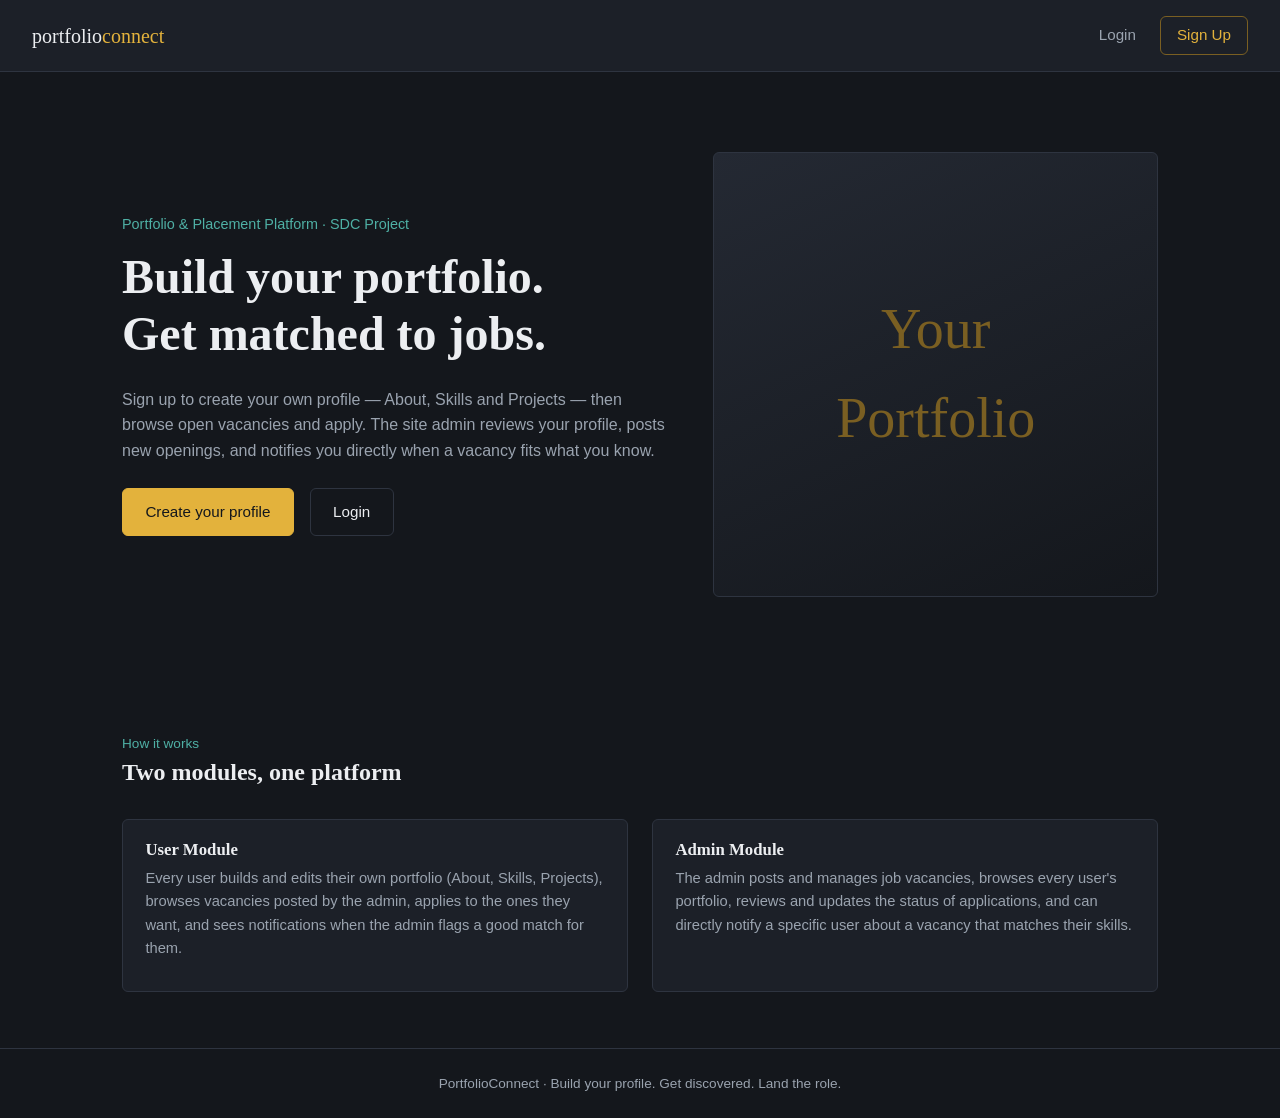
<file: index.html>
<!DOCTYPE html>
<html lang="en">
<head>
<meta charset="UTF-8">
<meta name="viewport" content="width=device-width, initial-scale=1.0">
<title>PortfolioConnect — Build Your Profile, Get Matched to Jobs</title>
<link rel="stylesheet" href="style.css">
</head>
<body>
<div class="page">

  <nav class="navbar">
    <div class="brand">portfolio<span>connect</span></div>
    <ul class="nav-links" id="nav-session"></ul>
  </nav>

  <main>
    <section class="hero">
      <div>
        <div class="eyebrow">Portfolio &amp; Placement Platform · SDC Project</div>
        <h1>Build your portfolio.<br>Get matched to jobs.</h1>
        <p>
          Sign up to create your own profile — About, Skills and Projects — then browse
          open vacancies and apply. The site admin reviews your profile, posts new
          openings, and notifies you directly when a vacancy fits what you know.
        </p>
        <div class="hero-actions">
          <a href="signup.html" class="btn btn-primary">Create your profile</a>
          <a href="login.html" class="btn btn-ghost">Login</a>
        </div>
      </div>
      <div class="hero-portrait">Your<br>Portfolio</div>
    </section>

    <section>
      <div class="section-head">
        <div class="kicker">How it works</div>
        <h2>Two modules, one platform</h2>
      </div>
      <div class="grid-2">
        <div class="card">
          <h3>User Module</h3>
          <p>Every user builds and edits their own portfolio (About, Skills, Projects), browses vacancies posted by the admin, applies to the ones they want, and sees notifications when the admin flags a good match for them.</p>
        </div>
        <div class="card">
          <h3>Admin Module</h3>
          <p>The admin posts and manages job vacancies, browses every user's portfolio, reviews and updates the status of applications, and can directly notify a specific user about a vacancy that matches their skills.</p>
        </div>
      </div>
    </section>
  </main>

  <footer>PortfolioConnect · Build your profile. Get discovered. Land the role.</footer>
</div>

<script src="auth.js"></script>
<script>
  document.addEventListener("DOMContentLoaded", () => renderNavSession("nav-session"));
</script>
</body>
</html>
</file>
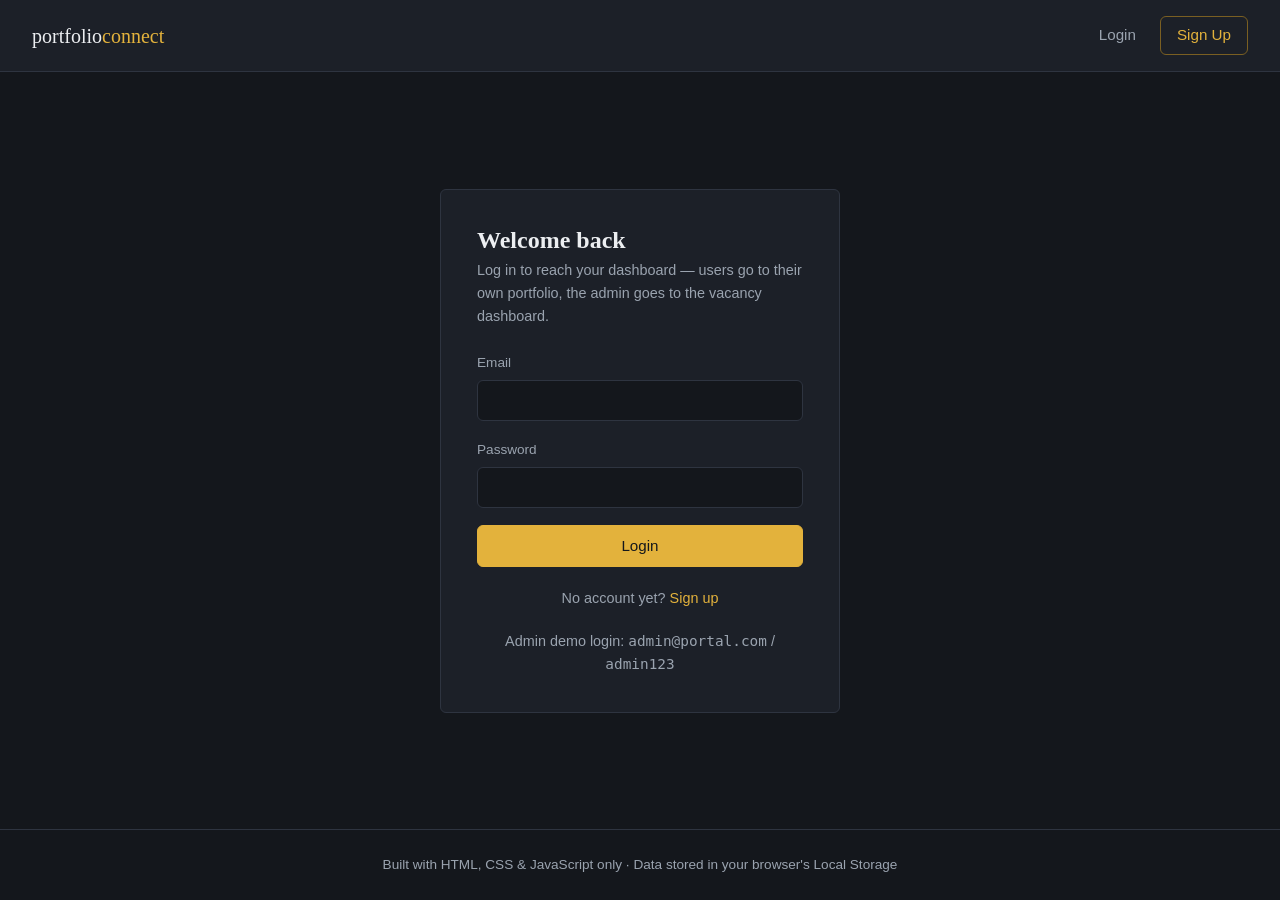
<file: admin-dashboard.html>
<!DOCTYPE html>
<html lang="en">
<head>
<meta charset="UTF-8">
<meta name="viewport" content="width=device-width, initial-scale=1.0">
<title>Admin Dashboard — PortfolioConnect</title>
<link rel="stylesheet" href="style.css">
</head>
<body>
<div class="page">

  <nav class="navbar">
    <a href="index.html" class="brand">portfolio<span>connect</span> <small style="color:var(--text-muted); font-size:0.8rem;">/ admin</small></a>
    <ul class="nav-links" id="nav-session"></ul>
  </nav>

  <div class="dashboard">
    <aside class="sidebar">
      <div class="side-title">Admin Module</div>
      <button data-panel="panel-vacancies" class="active">Vacancies</button>
      <button data-panel="panel-users">Users &amp; Portfolios</button>
      <button data-panel="panel-applications">Applications</button>
      <button data-panel="panel-notify">Notify a User</button>
    </aside>

    <div class="content">

      <!-- VACANCIES -->
      <section class="panel active" id="panel-vacancies">
        <div class="section-head">
          <div class="kicker">Manage</div>
          <h2>Job Vacancies</h2>
        </div>
        <form id="vacancy-form" class="inline-form stacked">
          <div class="field">
            <label for="vacancy-title">Job title</label>
            <input type="text" id="vacancy-title" required>
          </div>
          <div class="field">
            <label for="vacancy-company">Company</label>
            <input type="text" id="vacancy-company" required>
          </div>
          <div class="field">
            <label for="vacancy-location">Location</label>
            <input type="text" id="vacancy-location" placeholder="Remote / City">
          </div>
          <div class="field">
            <label for="vacancy-skills">Required skills (comma-separated)</label>
            <input type="text" id="vacancy-skills" placeholder="HTML, CSS, JavaScript">
          </div>
          <div class="field">
            <label for="vacancy-desc">Description</label>
            <textarea id="vacancy-desc" required></textarea>
          </div>
          <button type="submit" class="btn btn-primary" style="align-self:flex-start;">Post vacancy</button>
        </form>
        <div id="vacancies-list"></div>
      </section>

      <!-- USERS -->
      <section class="panel" id="panel-users">
        <div class="section-head">
          <div class="kicker">Directory</div>
          <h2>Users &amp; Their Portfolios</h2>
        </div>
        <div id="users-list"></div>
      </section>

      <!-- APPLICATIONS -->
      <section class="panel" id="panel-applications">
        <div class="section-head">
          <div class="kicker">Review</div>
          <h2>Applications</h2>
        </div>
        <div id="applications-list"></div>
      </section>

      <!-- NOTIFY -->
      <section class="panel" id="panel-notify">
        <div class="section-head">
          <div class="kicker">Match &amp; notify</div>
          <h2>Notify a User About a Vacancy</h2>
        </div>
        <div id="notify-status" class="alert" style="display:none; max-width:480px;"></div>
        <form id="notify-form" class="card" style="max-width:480px;">
          <div class="field">
            <label for="notify-user">User</label>
            <select id="notify-user"></select>
          </div>
          <div class="field">
            <label for="notify-vacancy">Vacancy</label>
            <select id="notify-vacancy"></select>
          </div>
          <div class="field">
            <label for="notify-message">Message</label>
            <textarea id="notify-message" placeholder="This role looks like a great fit for your skills — take a look!" required></textarea>
          </div>
          <button type="submit" class="btn btn-primary">Send notification</button>
        </form>
      </section>

    </div>
  </div>

  <footer>Built with HTML, CSS &amp; JavaScript only · Data stored in your browser's Local Storage</footer>
</div>

<script src="auth.js"></script>
<script src="admin.js"></script>
</body>
</html>
</file>
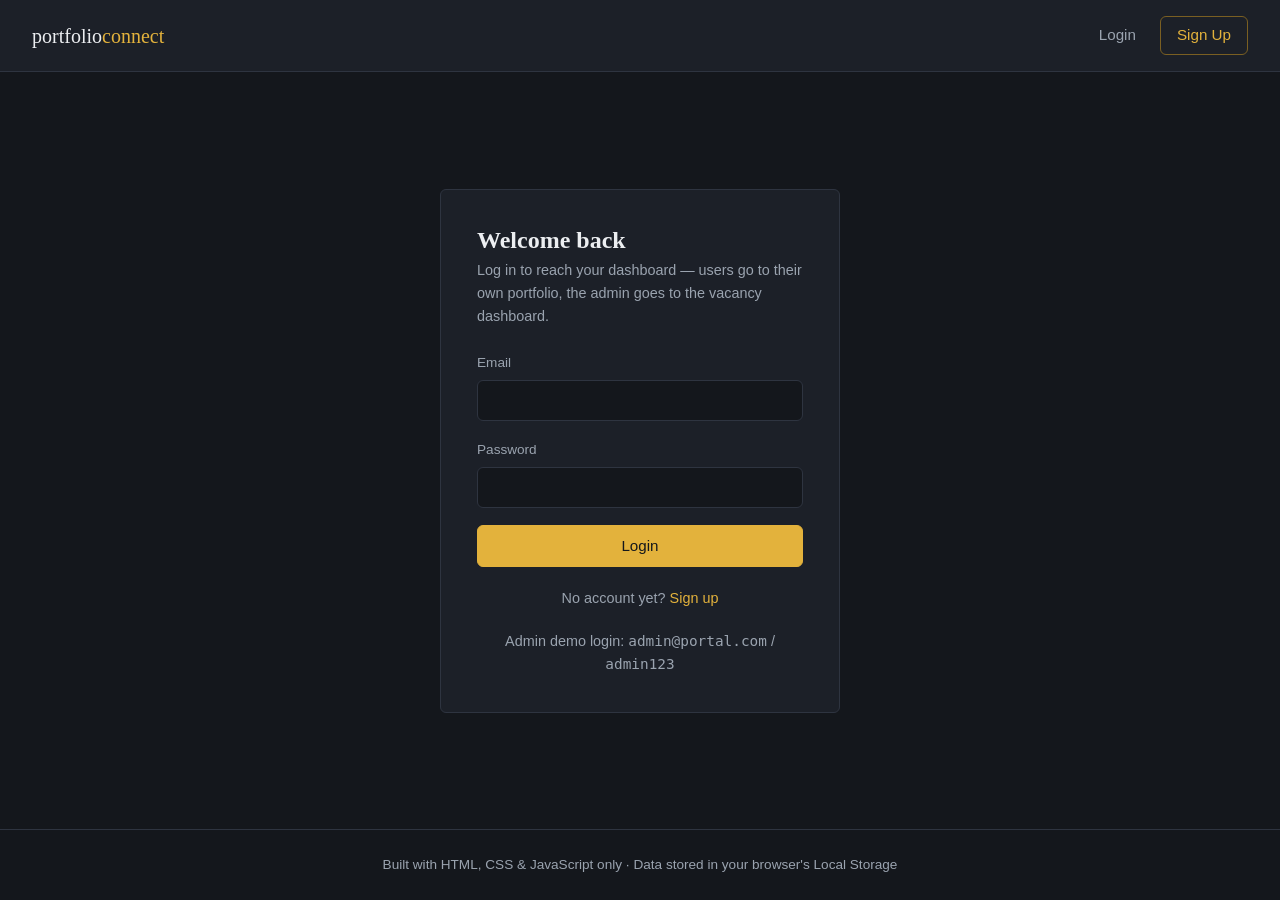
<file: login.html>
<!DOCTYPE html>
<html lang="en">
<head>
<meta charset="UTF-8">
<meta name="viewport" content="width=device-width, initial-scale=1.0">
<title>Login — PortfolioConnect</title>
<link rel="stylesheet" href="style.css">
</head>
<body>
<div class="page">

  <nav class="navbar">
    <a href="index.html" class="brand">portfolio<span>connect</span></a>
    <ul class="nav-links" id="nav-session"></ul>
  </nav>

  <main class="auth-shell">
    <div class="form-card">
      <h2>Welcome back</h2>
      <p class="sub">Log in to reach your dashboard — users go to their own portfolio, the admin goes to the vacancy dashboard.</p>

      <div id="form-message" class="alert" style="display:none;"></div>

      <form id="login-form">
        <div class="field">
          <label for="login-email">Email</label>
          <input type="email" id="login-email" required>
        </div>
        <div class="field">
          <label for="login-password">Password</label>
          <input type="password" id="login-password" required>
        </div>
        <button type="submit" class="btn btn-primary btn-block">Login</button>
      </form>

      <div class="form-foot">No account yet? <a href="signup.html">Sign up</a></div>
      <div class="form-foot">Admin demo login: <code>admin@portal.com</code> / <code>admin123</code></div>
    </div>
  </main>

  <footer>Built with HTML, CSS &amp; JavaScript only · Data stored in your browser's Local Storage</footer>
</div>

<script src="auth.js"></script>
<script>
  document.addEventListener("DOMContentLoaded", () => {
    renderNavSession("nav-session");
    document.getElementById("login-form").addEventListener("submit", handleLogin);
  });
</script>
</body>
</html>
</file>
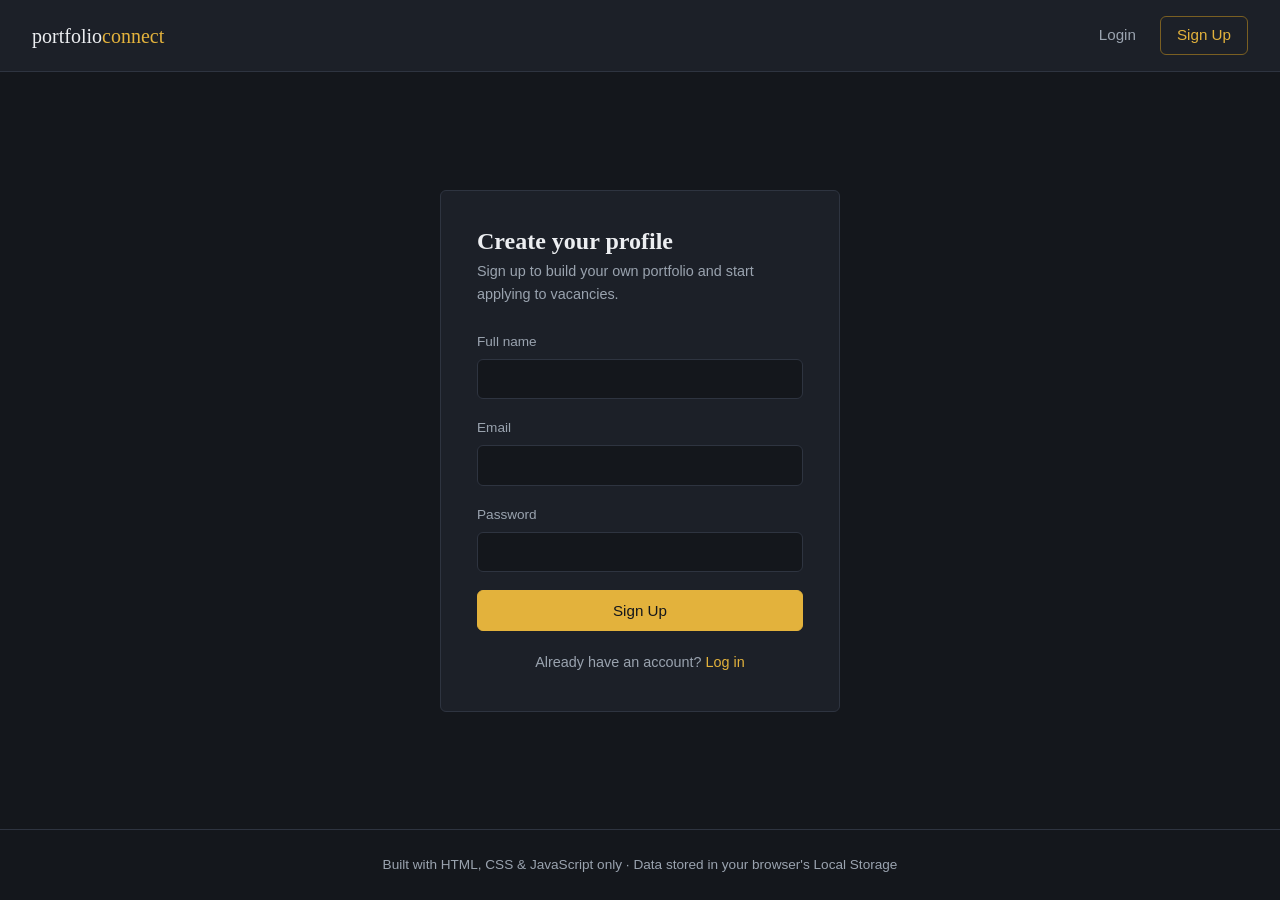
<file: signup.html>
<!DOCTYPE html>
<html lang="en">
<head>
<meta charset="UTF-8">
<meta name="viewport" content="width=device-width, initial-scale=1.0">
<title>Sign Up — PortfolioConnect</title>
<link rel="stylesheet" href="style.css">
</head>
<body>
<div class="page">

  <nav class="navbar">
    <a href="index.html" class="brand">portfolio<span>connect</span></a>
    <ul class="nav-links" id="nav-session"></ul>
  </nav>

  <main class="auth-shell">
    <div class="form-card">
      <h2>Create your profile</h2>
      <p class="sub">Sign up to build your own portfolio and start applying to vacancies.</p>

      <div id="form-message" class="alert" style="display:none;"></div>

      <form id="signup-form">
        <div class="field">
          <label for="signup-name">Full name</label>
          <input type="text" id="signup-name" required>
        </div>
        <div class="field">
          <label for="signup-email">Email</label>
          <input type="email" id="signup-email" required>
        </div>
        <div class="field">
          <label for="signup-password">Password</label>
          <input type="password" id="signup-password" required minlength="4">
        </div>
        <button type="submit" class="btn btn-primary btn-block">Sign Up</button>
      </form>

      <div class="form-foot">Already have an account? <a href="login.html">Log in</a></div>
    </div>
  </main>

  <footer>Built with HTML, CSS &amp; JavaScript only · Data stored in your browser's Local Storage</footer>
</div>

<script src="auth.js"></script>
<script>
  document.addEventListener("DOMContentLoaded", () => {
    renderNavSession("nav-session");
    document.getElementById("signup-form").addEventListener("submit", handleSignup);
  });
</script>
</body>
</html>
</file>
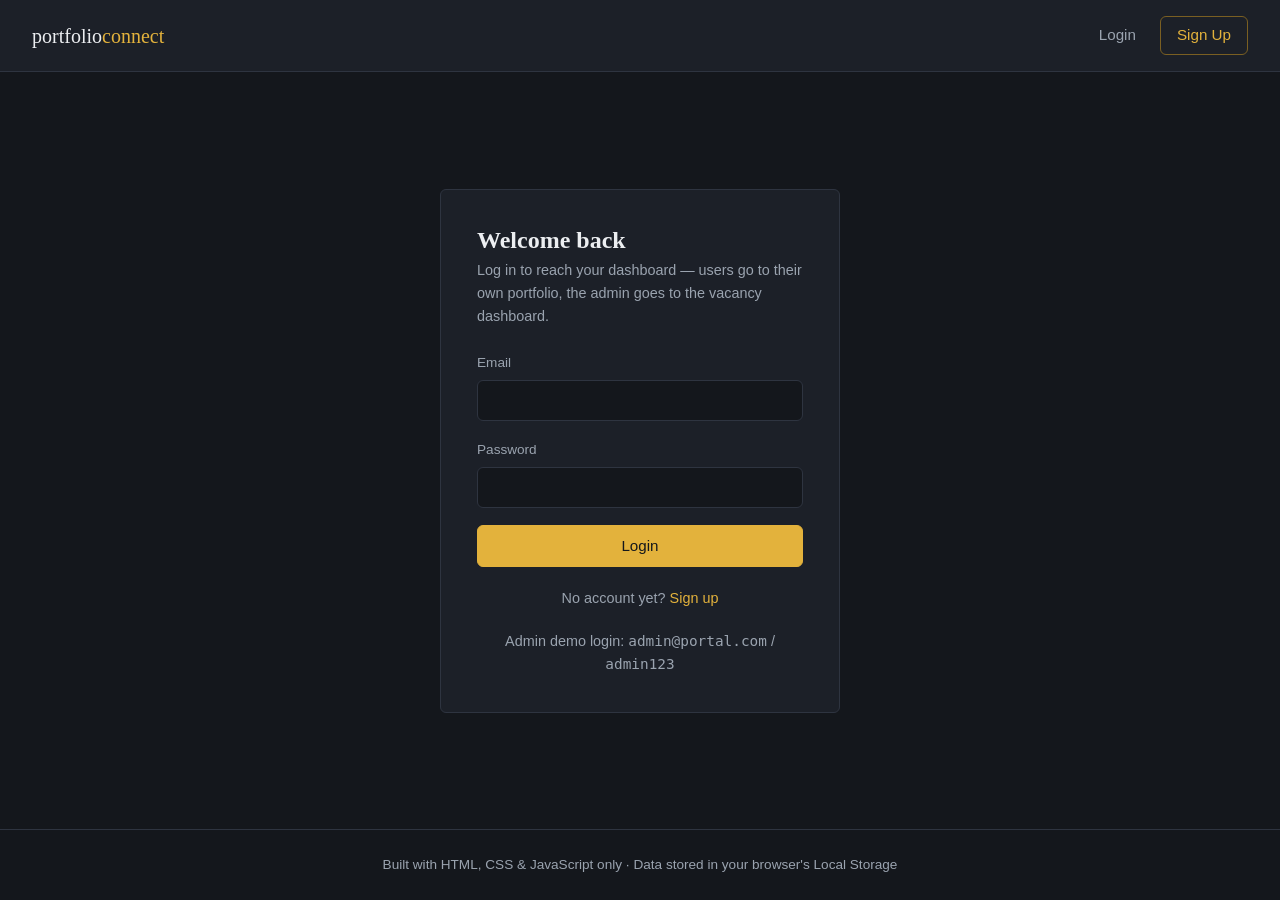
<file: user-dashboard.html>
<!DOCTYPE html>
<html lang="en">
<head>
<meta charset="UTF-8">
<meta name="viewport" content="width=device-width, initial-scale=1.0">
<title>My Dashboard — PortfolioConnect</title>
<link rel="stylesheet" href="style.css">
</head>
<body>
<div class="page">

  <nav class="navbar">
    <a href="index.html" class="brand">portfolio<span>connect</span></a>
    <ul class="nav-links" id="nav-session"></ul>
  </nav>

  <div class="dashboard">
    <aside class="sidebar">
      <div class="side-title">User Module</div>
      <button data-panel="panel-about" class="active">My Portfolio</button>
      <button data-panel="panel-vacancies">Browse Vacancies</button>
      <button data-panel="panel-applications">My Applications</button>
      <button data-panel="panel-notifications">Notifications <span id="notif-badge" class="badge" style="display:none;"></span></button>
    </aside>

    <div class="content">

      <!-- MY PORTFOLIO -->
      <section class="panel active" id="panel-about">
        <div class="section-head">
          <div class="kicker">Edit</div>
          <h2>My Portfolio</h2>
        </div>

        <form id="about-form" class="card" style="max-width:520px; margin-bottom:2rem;">
          <div class="field">
            <label for="about-name">Name</label>
            <input type="text" id="about-name" required>
          </div>
          <div class="field">
            <label for="about-role">Role / Title (e.g. Aspiring Frontend Developer)</label>
            <input type="text" id="about-role">
          </div>
          <div class="field">
            <label for="about-bio">About me</label>
            <textarea id="about-bio" placeholder="A short summary about you"></textarea>
          </div>
          <div class="field">
            <label for="about-resume">Resume link (optional)</label>
            <input type="url" id="about-resume" placeholder="https://drive.google.com/...">
          </div>
          <button type="submit" class="btn btn-primary">Save changes</button>
          <span id="about-status" style="margin-left:0.75rem; color:var(--success); transition:opacity .3s;"></span>
        </form>

        <h3>Skills</h3>
        <form id="skill-form" class="inline-form">
          <div class="field">
            <label for="skill-name">Skill name</label>
            <input type="text" id="skill-name" placeholder="e.g. JavaScript" required>
          </div>
          <div class="field" style="max-width:140px;">
            <label for="skill-level">Level (%)</label>
            <input type="number" id="skill-level" min="1" max="100" placeholder="80" required>
          </div>
          <button type="submit" class="btn btn-primary">Add skill</button>
        </form>
        <div id="skills-list" style="margin-bottom:2rem;"></div>

        <h3>Projects</h3>
        <form id="project-form" class="inline-form stacked">
          <div class="field">
            <label for="project-title">Title</label>
            <input type="text" id="project-title" required>
          </div>
          <div class="field">
            <label for="project-desc">Description</label>
            <textarea id="project-desc" required></textarea>
          </div>
          <div class="field">
            <label for="project-link">Link (optional)</label>
            <input type="url" id="project-link" placeholder="https://github.com/you/project">
          </div>
          <button type="submit" class="btn btn-primary" style="align-self:flex-start;">Add project</button>
        </form>
        <div id="projects-list"></div>
      </section>

      <!-- BROWSE VACANCIES -->
      <section class="panel" id="panel-vacancies">
        <div class="section-head">
          <div class="kicker">Opportunities</div>
          <h2>Browse Vacancies</h2>
        </div>
        <p>Skills highlighted in teal are ones already on your profile.</p>
        <div id="vacancies-list"></div>
      </section>

      <!-- MY APPLICATIONS -->
      <section class="panel" id="panel-applications">
        <div class="section-head">
          <div class="kicker">Tracker</div>
          <h2>My Applications</h2>
        </div>
        <div id="my-applications-list"></div>
      </section>

      <!-- NOTIFICATIONS -->
      <section class="panel" id="panel-notifications">
        <div class="section-head">
          <div class="kicker">From the admin</div>
          <h2>Notifications</h2>
        </div>
        <div id="notifications-list"></div>
      </section>

    </div>
  </div>

  <footer>Built with HTML, CSS &amp; JavaScript only · Data stored in your browser's Local Storage</footer>
</div>

<script src="auth.js"></script>
<script src="user.js"></script>
</body>
</html>
</file>
<file: style.css>
/* ===========================================================
   Portfolio & Placement Platform — Stylesheet
   Layout system: CSS Grid (page/section structure) + Flexbox (component alignment)
   =========================================================== */

:root {
  --ink: #14171c;
  --surface: #1c2028;
  --surface-raised: #242933;
  --border: #2e3440;
  --text: #eceef1;
  --text-muted: #9aa3af;
  --gold: #e3b23c;
  --gold-soft: #7a5f22;
  --teal: #4fb0a5;
  --danger: #d9695f;
  --success: #5fae7b;
  --radius: 6px;
  --font-head: Georgia, "Times New Roman", serif;
  --font-body: -apple-system, "Segoe UI", Roboto, Helvetica, Arial, sans-serif;
}

* { box-sizing: border-box; }

html, body {
  margin: 0;
  padding: 0;
  background: var(--ink);
  color: var(--text);
  font-family: var(--font-body);
  line-height: 1.6;
}

h1, h2, h3, h4 {
  font-family: var(--font-head);
  font-weight: 600;
  line-height: 1.2;
  margin: 0 0 0.5em 0;
}

p { margin: 0 0 1em 0; color: var(--text-muted); max-width: 68ch; }

a { color: var(--gold); text-decoration: none; }
a:hover { text-decoration: underline; }

img { max-width: 100%; display: block; }

button, input, textarea, select {
  font-family: inherit;
  font-size: 1rem;
}

:focus-visible {
  outline: 2px solid var(--gold);
  outline-offset: 2px;
}

.page {
  display: grid;
  grid-template-rows: auto 1fr auto;
  min-height: 100vh;
}

/* ---------- Navbar: Flexbox ---------- */

.navbar {
  display: flex;
  align-items: center;
  justify-content: space-between;
  padding: 1rem 2rem;
  background: var(--surface);
  border-bottom: 1px solid var(--border);
  position: sticky;
  top: 0;
  z-index: 10;
}

.navbar .brand { font-family: var(--font-head); font-size: 1.25rem; color: var(--text); }
.navbar .brand span { color: var(--gold); }

.nav-links {
  display: flex;
  align-items: center;
  gap: 1.5rem;
  list-style: none;
  margin: 0;
  padding: 0;
}

.nav-links a, .nav-links button {
  color: var(--text-muted);
  background: none;
  border: none;
  cursor: pointer;
  font-size: 0.95rem;
}

.nav-links a:hover, .nav-links button:hover { color: var(--gold); text-decoration: none; }

.nav-links .pill {
  border: 1px solid var(--gold-soft);
  padding: 0.4rem 1rem;
  border-radius: var(--radius);
  color: var(--gold);
}
.nav-links .pill:hover { background: var(--gold); color: var(--ink); }

.user-tag {
  font-size: 0.85rem;
  color: var(--text-muted);
  border-left: 1px solid var(--border);
  padding-left: 1rem;
}

.badge {
  display: inline-flex;
  align-items: center;
  justify-content: center;
  min-width: 18px;
  height: 18px;
  padding: 0 5px;
  border-radius: 999px;
  background: var(--gold);
  color: var(--ink);
  font-size: 0.7rem;
  font-weight: 700;
  margin-left: 0.35rem;
}

/* ---------- Hero ---------- */

.hero {
  display: grid;
  grid-template-columns: 1.1fr 0.9fr;
  gap: 3rem;
  align-items: center;
  padding: 5rem 2rem;
  max-width: 1100px;
  margin: 0 auto;
}

.hero .eyebrow { color: var(--teal); font-size: 0.9rem; margin-bottom: 0.75rem; }
.hero h1 { font-size: clamp(2rem, 4vw, 3rem); }

.hero-actions { display: flex; gap: 1rem; margin-top: 1.5rem; flex-wrap: wrap; }

.hero-portrait {
  aspect-ratio: 1 / 1;
  border-radius: var(--radius);
  background: linear-gradient(155deg, var(--surface-raised), var(--ink));
  border: 1px solid var(--border);
  display: flex;
  align-items: center;
  justify-content: center;
  font-family: var(--font-head);
  font-size: 3.5rem;
  color: var(--gold-soft);
  text-align: center;
  padding: 1rem;
}

/* ---------- Buttons ---------- */

.btn {
  display: inline-block;
  padding: 0.7rem 1.4rem;
  border-radius: var(--radius);
  border: 1px solid transparent;
  cursor: pointer;
  font-size: 0.95rem;
}
.btn-primary { background: var(--gold); color: var(--ink); border-color: var(--gold); }
.btn-primary:hover { background: #f0c766; text-decoration: none; }
.btn-ghost { background: transparent; color: var(--text); border-color: var(--border); }
.btn-ghost:hover { border-color: var(--gold); color: var(--gold); text-decoration: none; }
.btn-danger { background: transparent; color: var(--danger); border-color: var(--danger); }
.btn-danger:hover { background: var(--danger); color: var(--ink); }
.btn-teal { background: transparent; color: var(--teal); border-color: var(--teal); }
.btn-teal:hover { background: var(--teal); color: var(--ink); }
.btn-small { padding: 0.35rem 0.8rem; font-size: 0.85rem; }
.btn-block { width: 100%; }
.btn:disabled { opacity: 0.5; cursor: not-allowed; }

/* ---------- Sections ---------- */

section {
  padding: 3.5rem 2rem;
  max-width: 1100px;
  margin: 0 auto;
  width: 100%;
}

.section-head { margin-bottom: 2rem; }
.section-head .kicker { color: var(--teal); font-size: 0.85rem; margin-bottom: 0.25rem; }

.grid-3 { display: grid; grid-template-columns: repeat(auto-fit, minmax(220px, 1fr)); gap: 1.25rem; }
.grid-2 { display: grid; grid-template-columns: repeat(auto-fit, minmax(280px, 1fr)); gap: 1.5rem; }

.card {
  background: var(--surface);
  border: 1px solid var(--border);
  border-radius: var(--radius);
  padding: 1.25rem 1.4rem;
}
.card h3 { font-size: 1.05rem; margin-bottom: 0.4rem; }
.card p { margin-bottom: 0.6rem; font-size: 0.92rem; }

.skill-chip {
  display: flex;
  align-items: center;
  justify-content: space-between;
  background: var(--surface);
  border: 1px solid var(--border);
  border-radius: var(--radius);
  padding: 0.8rem 1.1rem;
}
.skill-chip .bar-track { flex: 1; height: 6px; background: var(--border); border-radius: 3px; margin: 0 0.9rem; overflow: hidden; }
.skill-chip .bar-fill { height: 100%; background: var(--teal); }

.tag {
  display: inline-block;
  background: var(--surface-raised);
  border: 1px solid var(--border);
  border-radius: 999px;
  padding: 0.2rem 0.7rem;
  font-size: 0.78rem;
  color: var(--text-muted);
  margin: 0 0.35rem 0.35rem 0;
}
.tag.match { border-color: var(--teal); color: var(--teal); }

.status {
  display: inline-block;
  border-radius: 999px;
  padding: 0.2rem 0.7rem;
  font-size: 0.78rem;
  font-weight: 600;
}
.status-applied { background: rgba(227,178,60,0.15); color: var(--gold); }
.status-shortlisted { background: rgba(95,174,123,0.15); color: var(--success); }
.status-rejected { background: rgba(217,105,95,0.15); color: var(--danger); }

/* ---------- Forms ---------- */

.auth-shell { display: grid; place-items: center; padding: 4rem 1.5rem; }

.form-card {
  width: 100%;
  max-width: 400px;
  background: var(--surface);
  border: 1px solid var(--border);
  border-radius: var(--radius);
  padding: 2.25rem;
}
.form-card h2 { margin-bottom: 0.3rem; }
.form-card .sub { margin-bottom: 1.5rem; font-size: 0.9rem; }

.field { display: flex; flex-direction: column; gap: 0.4rem; margin-bottom: 1.1rem; }
.field label { font-size: 0.85rem; color: var(--text-muted); }
.field input, .field textarea, .field select {
  background: var(--ink);
  border: 1px solid var(--border);
  border-radius: var(--radius);
  padding: 0.65rem 0.8rem;
  color: var(--text);
}
.field textarea { resize: vertical; min-height: 90px; }

.form-foot { margin-top: 1.25rem; font-size: 0.9rem; text-align: center; color: var(--text-muted); }

.alert { padding: 0.7rem 0.9rem; border-radius: var(--radius); font-size: 0.88rem; margin-bottom: 1rem; }
.alert-error { background: rgba(217,105,95,0.12); border: 1px solid var(--danger); color: var(--danger); }
.alert-success { background: rgba(95,174,123,0.12); border: 1px solid var(--success); color: var(--success); }

/* ---------- Dashboard layout ---------- */

.dashboard { display: grid; grid-template-columns: 220px 1fr; min-height: calc(100vh - 65px); }

.sidebar {
  background: var(--surface);
  border-right: 1px solid var(--border);
  padding: 1.75rem 1.25rem;
  display: flex;
  flex-direction: column;
  gap: 0.4rem;
}
.sidebar .side-title {
  font-size: 0.75rem;
  text-transform: uppercase;
  letter-spacing: 0.08em;
  color: var(--text-muted);
  margin-bottom: 0.75rem;
}
.sidebar button {
  display: flex;
  align-items: center;
  justify-content: space-between;
  text-align: left;
  background: none;
  border: none;
  color: var(--text-muted);
  padding: 0.6rem 0.7rem;
  border-radius: var(--radius);
  cursor: pointer;
  font-size: 0.95rem;
}
.sidebar button:hover { background: var(--surface-raised); color: var(--text); }
.sidebar button.active { background: var(--surface-raised); color: var(--gold); }

.content { padding: 2.25rem 2.5rem; overflow-y: auto; }

.panel { display: none; }
.panel.active { display: block; }

.list-row {
  display: flex;
  align-items: flex-start;
  justify-content: space-between;
  gap: 1rem;
  background: var(--surface);
  border: 1px solid var(--border);
  border-radius: var(--radius);
  padding: 1rem 1.2rem;
  margin-bottom: 0.9rem;
  flex-wrap: wrap;
}
.list-row .meta { font-size: 0.8rem; color: var(--text-muted); margin-top: 0.3rem; }
.list-row .row-actions { display: flex; gap: 0.5rem; flex-shrink: 0; align-items: center; flex-wrap: wrap; }

.empty-state {
  color: var(--text-muted);
  font-style: italic;
  padding: 1.5rem;
  text-align: center;
  border: 1px dashed var(--border);
  border-radius: var(--radius);
}

.inline-form {
  display: flex;
  gap: 0.75rem;
  flex-wrap: wrap;
  align-items: flex-end;
  background: var(--surface);
  border: 1px solid var(--border);
  border-radius: var(--radius);
  padding: 1.25rem;
  margin-bottom: 1.5rem;
}
.inline-form.stacked { flex-direction: column; align-items: stretch; }
.inline-form .field { margin-bottom: 0; flex: 1; min-width: 160px; }

footer {
  text-align: center;
  padding: 1.5rem;
  color: var(--text-muted);
  font-size: 0.85rem;
  border-top: 1px solid var(--border);
}

@media (max-width: 780px) {
  .hero { grid-template-columns: 1fr; padding: 3rem 1.5rem; }
  .hero-portrait { max-width: 220px; margin: 0 auto; }
  .dashboard { grid-template-columns: 1fr; }
  .sidebar { flex-direction: row; overflow-x: auto; border-right: none; border-bottom: 1px solid var(--border); }
  .navbar { padding: 1rem; flex-wrap: wrap; gap: 0.75rem; }
}
</file>
